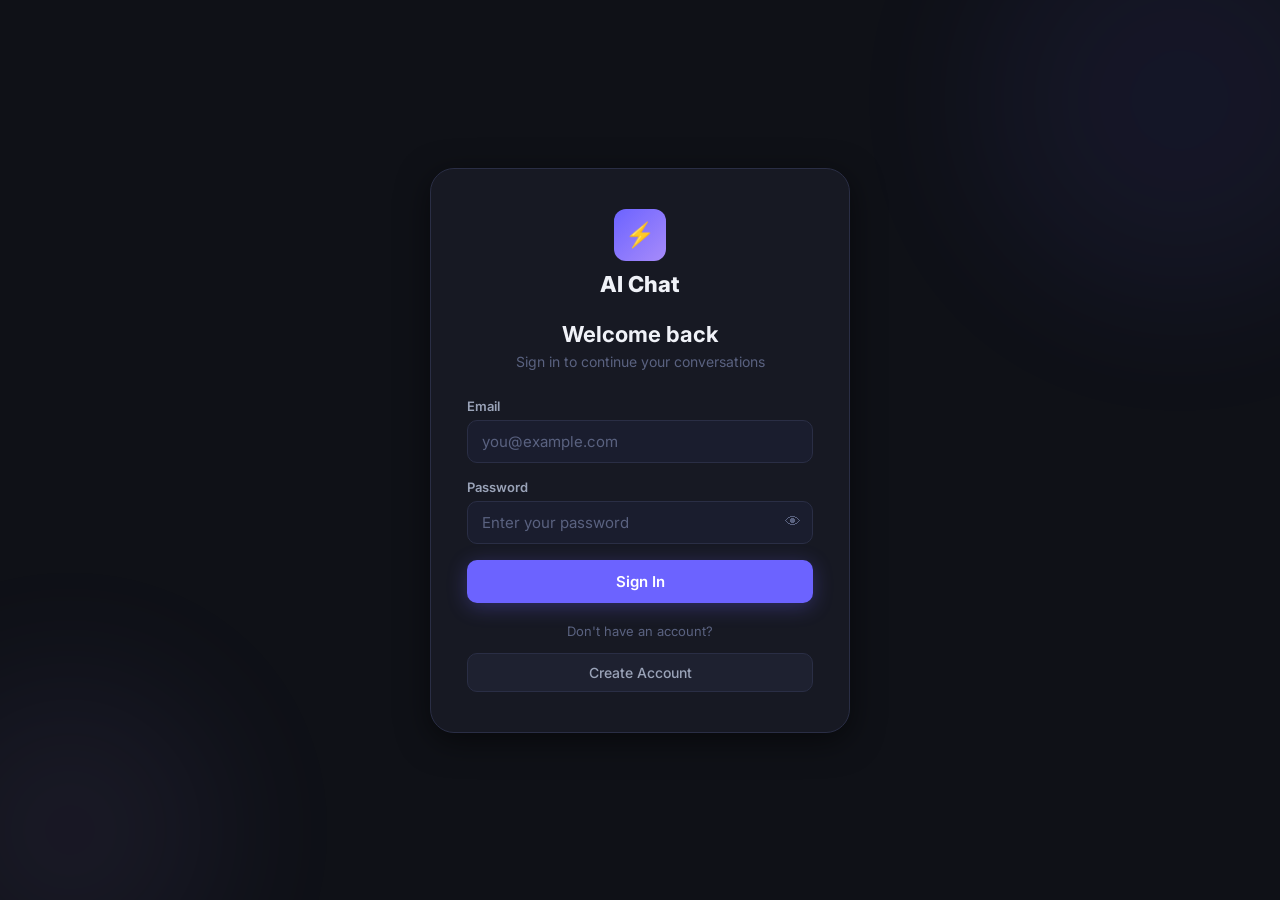
<file: frontend/templates/login.html>
<!DOCTYPE html>
<html lang="en">
<head>
<meta charset="UTF-8"/>
<meta name="viewport" content="width=device-width, initial-scale=1.0"/>
<title>Sign In — AI Chat</title>
<link href="https://fonts.googleapis.com/css2?family=Inter:wght@400;500;600;700&display=swap" rel="stylesheet"/>
<style>
*{box-sizing:border-box;margin:0;padding:0}
body{font-family:'Inter',sans-serif;background:#0f1117;color:#f0f2f8;min-height:100vh;display:flex;align-items:center;justify-content:center}
.auth-container{width:100%;min-height:100vh;display:flex;align-items:center;justify-content:center;padding:24px;position:relative;overflow:hidden}
.auth-card{background:#171923;border:1px solid #2a2e45;border-radius:24px;padding:40px 36px;width:100%;max-width:420px;position:relative;z-index:1;box-shadow:0 8px 32px rgba(0,0,0,0.5)}
.auth-logo{display:flex;flex-direction:column;align-items:center;margin-bottom:24px;gap:10px}
.logo-icon{width:52px;height:52px;background:linear-gradient(135deg,#6c63ff,#a78bfa);border-radius:12px;display:flex;align-items:center;justify-content:center;font-size:24px}
.auth-brand{font-size:22px;font-weight:800;color:#f0f2f8}
.auth-title{font-size:22px;font-weight:700;text-align:center;margin-bottom:6px;color:#f0f2f8}
.auth-subtitle{font-size:14px;color:#5a6280;text-align:center;margin-bottom:28px}
.auth-error{background:rgba(248,113,113,0.1);border:1px solid rgba(248,113,113,0.3);border-radius:10px;padding:11px 14px;margin-bottom:16px;display:flex;align-items:center;gap:8px;font-size:13px;color:#f87171}
.auth-form{display:flex;flex-direction:column;gap:16px;margin-bottom:20px}
.form-group{display:flex;flex-direction:column;gap:6px}
.form-label{font-size:13px;font-weight:600;color:#9aa3b8}
.form-input{background:#1a1d2e;border:1.5px solid #2a2e45;border-radius:10px;color:#f0f2f8;font-size:15px;font-family:inherit;padding:11px 14px;outline:none;width:100%;transition:border-color 0.18s,box-shadow 0.18s}
.form-input:focus{border-color:#6c63ff;box-shadow:0 0 0 3px rgba(108,99,255,0.25)}
.form-input::placeholder{color:#5a6280}
.input-with-toggle{position:relative}
.input-with-toggle .form-input{padding-right:44px}
.password-toggle{position:absolute;right:12px;top:50%;transform:translateY(-50%);background:none;border:none;color:#5a6280;cursor:pointer;font-size:16px}
.btn-primary{background:#6c63ff;color:white;border:none;border-radius:10px;padding:12px 20px;font-size:15px;font-weight:600;font-family:inherit;cursor:pointer;display:flex;align-items:center;justify-content:center;gap:8px;width:100%;transition:background 0.18s,transform 0.18s;box-shadow:0 4px 20px rgba(108,99,255,0.3)}
.btn-primary:hover:not(:disabled){background:#5a52e0;transform:translateY(-1px)}
.btn-primary:disabled{opacity:0.6;cursor:not-allowed}
.btn-secondary{padding:10px 20px;background:#1e2130;color:#9aa3b8;border:1px solid #2a2e45;border-radius:10px;font-size:14px;font-weight:500;font-family:inherit;text-decoration:none;display:flex;align-items:center;justify-content:center;width:100%;transition:background 0.18s}
.btn-secondary:hover{background:#252840;color:#f0f2f8}
.spinner-ring{width:18px;height:18px;border:2.5px solid rgba(255,255,255,0.3);border-top-color:white;border-radius:50%;animation:spin 0.7s linear infinite;display:block}
@keyframes spin{to{transform:rotate(360deg)}}
.btn-spinner{display:inline-flex}
.auth-divider{text-align:center;margin:18px 0 14px;font-size:13px;color:#5a6280}
.orb{position:fixed;border-radius:50%;filter:blur(80px);opacity:0.07;pointer-events:none}
.orb1{width:400px;height:400px;background:#6c63ff;top:-100px;right:-100px}
.orb2{width:300px;height:300px;background:#a78bfa;bottom:-80px;left:-80px}
</style>
</head>
<body>
<div class="auth-container">
  <div class="orb orb1"></div>
  <div class="orb orb2"></div>
  <div class="auth-card">
    <div class="auth-logo">
      <div class="logo-icon">⚡</div>
      <h1 class="auth-brand">AI Chat</h1>
    </div>
    <h2 class="auth-title">Welcome back</h2>
    <p class="auth-subtitle">Sign in to continue your conversations</p>
    <div class="auth-error" id="authError" style="display:none">
      <span>⚠</span><span id="authErrorText">Invalid email or password</span>
    </div>
    <div class="auth-form">
      <div class="form-group">
        <label class="form-label">Email</label>
        <input type="email" id="email" class="form-input" placeholder="you@example.com" autocomplete="email"/>
      </div>
      <div class="form-group">
        <label class="form-label">Password</label>
        <div class="input-with-toggle">
          <input type="password" id="password" class="form-input" placeholder="Enter your password" autocomplete="current-password"/>
          <button type="button" class="password-toggle" id="pwToggle">👁</button>
        </div>
      </div>
      <button class="btn-primary" id="loginBtn">
        <span id="loginBtnText">Sign In</span>
        <span class="btn-spinner" id="loginSpinner" style="display:none"><span class="spinner-ring"></span></span>
      </button>
    </div>
    <div class="auth-divider">Don't have an account?</div>
    <a href="http://127.0.0.1:8003/signup" class="btn-secondary">Create Account</a>
  </div>
</div>
<script>
const API_BASE = "http://127.0.0.1:8003/api";
if(localStorage.getItem("token")) window.location.href="http://127.0.0.1:8003/";
document.getElementById("pwToggle").onclick=()=>{
  const p=document.getElementById("password");
  p.type=p.type==="password"?"text":"password";
};
document.getElementById("password").addEventListener("keydown",e=>{if(e.key==="Enter")handleLogin();});
document.getElementById("email").addEventListener("keydown",e=>{if(e.key==="Enter")handleLogin();});
document.getElementById("loginBtn").onclick=handleLogin;
async function handleLogin(){
  const email=document.getElementById("email").value.trim();
  const password=document.getElementById("password").value;
  if(!email||!password){showErr("Please fill in all fields");return;}
  document.getElementById("loginBtnText").style.display="none";
  document.getElementById("loginSpinner").style.display="inline-flex";
  document.getElementById("loginBtn").disabled=true;
  document.getElementById("authError").style.display="none";
  try{
    const r=await fetch(`${API_BASE}/auth/login`,{
      method:"POST",
      headers:{"Content-Type":"application/json"},
      body:JSON.stringify({email,password})
    });
    const d=await r.json();
    if(!r.ok) throw new Error(d.detail||"Login failed");
    localStorage.setItem("token",d.access_token);
    localStorage.setItem("user_id",d.user_id);
    localStorage.setItem("username",d.username);
    localStorage.setItem("email",d.email);
    window.location.href="http://127.0.0.1:8003/";
  }catch(err){
    showErr(err.message);
    document.getElementById("loginBtnText").style.display="inline";
    document.getElementById("loginSpinner").style.display="none";
    document.getElementById("loginBtn").disabled=false;
  }
}
function showErr(msg){
  document.getElementById("authErrorText").textContent=msg;
  document.getElementById("authError").style.display="flex";
}
</script>
</body>
</html>
</file>
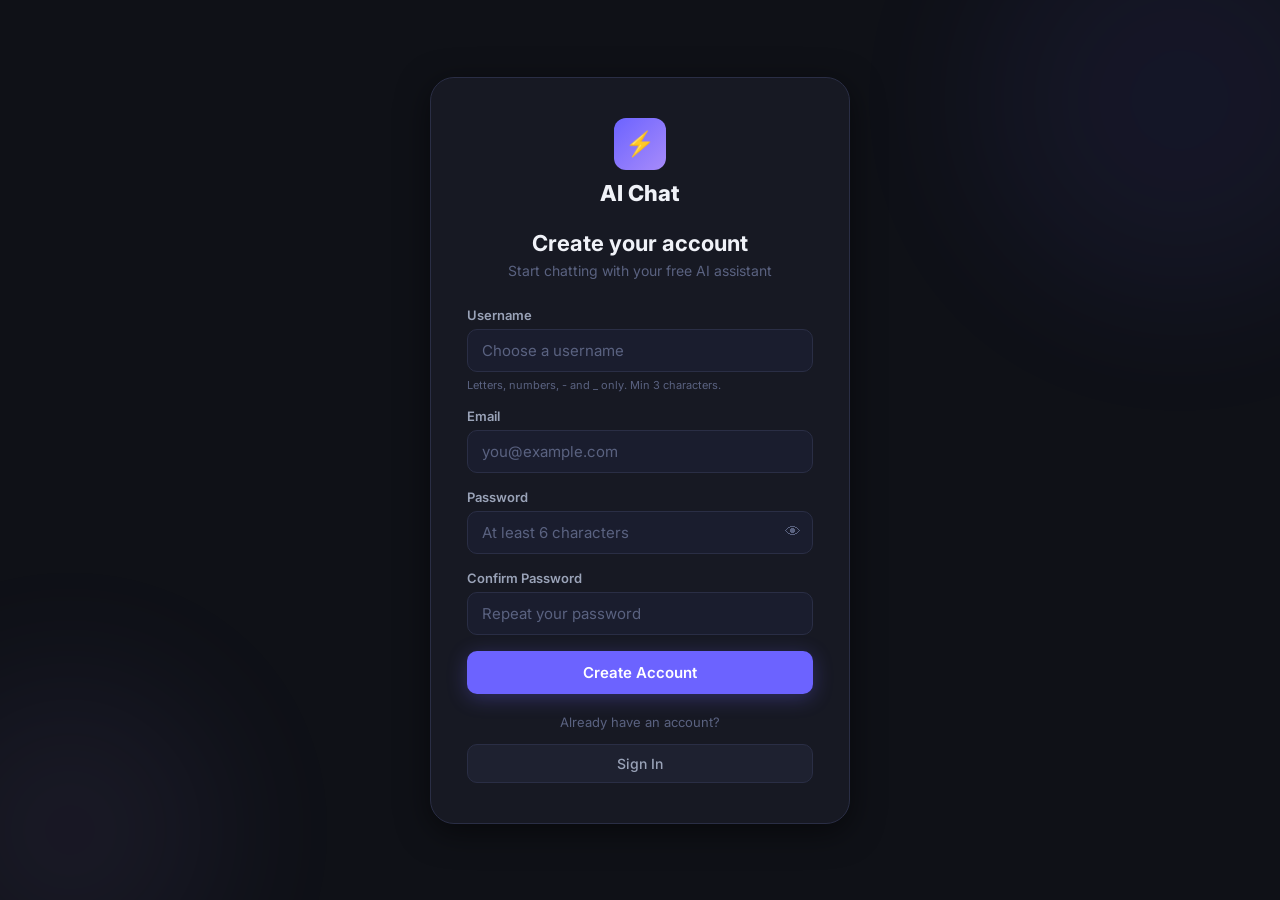
<file: frontend/templates/signup.html>
<!DOCTYPE html>
<html lang="en">
<head>
<meta charset="UTF-8"/>
<meta name="viewport" content="width=device-width, initial-scale=1.0"/>
<title>Create Account — AI Chat</title>
<link href="https://fonts.googleapis.com/css2?family=Inter:wght@400;500;600;700&display=swap" rel="stylesheet"/>
<style>
*{box-sizing:border-box;margin:0;padding:0}
body{font-family:'Inter',sans-serif;background:#0f1117;color:#f0f2f8;min-height:100vh;display:flex;align-items:center;justify-content:center}
.auth-container{width:100%;min-height:100vh;display:flex;align-items:center;justify-content:center;padding:24px;position:relative;overflow:hidden}
.auth-card{background:#171923;border:1px solid #2a2e45;border-radius:24px;padding:40px 36px;width:100%;max-width:420px;position:relative;z-index:1;box-shadow:0 8px 32px rgba(0,0,0,0.5)}
.auth-logo{display:flex;flex-direction:column;align-items:center;margin-bottom:24px;gap:10px}
.logo-icon{width:52px;height:52px;background:linear-gradient(135deg,#6c63ff,#a78bfa);border-radius:12px;display:flex;align-items:center;justify-content:center;font-size:24px}
.auth-brand{font-size:22px;font-weight:800;color:#f0f2f8}
.auth-title{font-size:22px;font-weight:700;text-align:center;margin-bottom:6px;color:#f0f2f8}
.auth-subtitle{font-size:14px;color:#5a6280;text-align:center;margin-bottom:28px}
.auth-error{background:rgba(248,113,113,0.1);border:1px solid rgba(248,113,113,0.3);border-radius:10px;padding:11px 14px;margin-bottom:16px;display:flex;align-items:center;gap:8px;font-size:13px;color:#f87171}
.auth-form{display:flex;flex-direction:column;gap:16px;margin-bottom:20px}
.form-group{display:flex;flex-direction:column;gap:6px}
.form-label{font-size:13px;font-weight:600;color:#9aa3b8}
.form-input{background:#1a1d2e;border:1.5px solid #2a2e45;border-radius:10px;color:#f0f2f8;font-size:15px;font-family:inherit;padding:11px 14px;outline:none;width:100%;transition:border-color 0.18s,box-shadow 0.18s}
.form-input:focus{border-color:#6c63ff;box-shadow:0 0 0 3px rgba(108,99,255,0.25)}
.form-input::placeholder{color:#5a6280}
.form-hint{font-size:11px;color:#5a6280}
.input-with-toggle{position:relative}
.input-with-toggle .form-input{padding-right:44px}
.password-toggle{position:absolute;right:12px;top:50%;transform:translateY(-50%);background:none;border:none;color:#5a6280;cursor:pointer;font-size:16px}
.btn-primary{background:#6c63ff;color:white;border:none;border-radius:10px;padding:12px 20px;font-size:15px;font-weight:600;font-family:inherit;cursor:pointer;display:flex;align-items:center;justify-content:center;gap:8px;width:100%;transition:background 0.18s,transform 0.18s;box-shadow:0 4px 20px rgba(108,99,255,0.3)}
.btn-primary:hover:not(:disabled){background:#5a52e0;transform:translateY(-1px)}
.btn-primary:disabled{opacity:0.6;cursor:not-allowed}
.btn-secondary{padding:10px 20px;background:#1e2130;color:#9aa3b8;border:1px solid #2a2e45;border-radius:10px;font-size:14px;font-weight:500;font-family:inherit;text-decoration:none;display:flex;align-items:center;justify-content:center;width:100%;transition:background 0.18s}
.btn-secondary:hover{background:#252840;color:#f0f2f8}
.spinner-ring{width:18px;height:18px;border:2.5px solid rgba(255,255,255,0.3);border-top-color:white;border-radius:50%;animation:spin 0.7s linear infinite;display:block}
@keyframes spin{to{transform:rotate(360deg)}}
.btn-spinner{display:inline-flex}
.auth-divider{text-align:center;margin:18px 0 14px;font-size:13px;color:#5a6280}
.orb{position:fixed;border-radius:50%;filter:blur(80px);opacity:0.07;pointer-events:none}
.orb1{width:400px;height:400px;background:#6c63ff;top:-100px;right:-100px}
.orb2{width:300px;height:300px;background:#a78bfa;bottom:-80px;left:-80px}
</style>
</head>
<body>
<div class="auth-container">
  <div class="orb orb1"></div>
  <div class="orb orb2"></div>
  <div class="auth-card">
    <div class="auth-logo">
      <div class="logo-icon">⚡</div>
      <h1 class="auth-brand">AI Chat</h1>
    </div>
    <h2 class="auth-title">Create your account</h2>
    <p class="auth-subtitle">Start chatting with your free AI assistant</p>
    <div class="auth-error" id="authError" style="display:none">
      <span>⚠</span><span id="authErrorText">Something went wrong</span>
    </div>
    <div class="auth-form">
      <div class="form-group">
        <label class="form-label">Username</label>
        <input type="text" id="username" class="form-input" placeholder="Choose a username" maxlength="50"/>
        <span class="form-hint">Letters, numbers, - and _ only. Min 3 characters.</span>
      </div>
      <div class="form-group">
        <label class="form-label">Email</label>
        <input type="email" id="email" class="form-input" placeholder="you@example.com"/>
      </div>
      <div class="form-group">
        <label class="form-label">Password</label>
        <div class="input-with-toggle">
          <input type="password" id="password" class="form-input" placeholder="At least 6 characters"/>
          <button type="button" class="password-toggle" id="pwToggle">👁</button>
        </div>
      </div>
      <div class="form-group">
        <label class="form-label">Confirm Password</label>
        <input type="password" id="confirmPassword" class="form-input" placeholder="Repeat your password"/>
      </div>
      <button class="btn-primary" id="signupBtn">
        <span id="signupBtnText">Create Account</span>
        <span class="btn-spinner" id="signupSpinner" style="display:none"><span class="spinner-ring"></span></span>
      </button>
    </div>
    <div class="auth-divider">Already have an account?</div>
    <a href="http://127.0.0.1:8002/login" class="btn-secondary">Sign In</a>
  </div>
</div>
<script>
const API_BASE = "http://127.0.0.1:8002/api";
if(localStorage.getItem("token")) window.location.href="http://127.0.0.1:8002/";
document.getElementById("pwToggle").onclick=()=>{
  const p=document.getElementById("password");
  p.type=p.type==="password"?"text":"password";
};
document.getElementById("confirmPassword").addEventListener("keydown",e=>{if(e.key==="Enter")handleSignup();});
document.getElementById("signupBtn").onclick=handleSignup;
async function handleSignup(){
  const username=document.getElementById("username").value.trim();
  const email=document.getElementById("email").value.trim();
  const password=document.getElementById("password").value;
  const confirm=document.getElementById("confirmPassword").value;
  if(!username||!email||!password||!confirm){showErr("Please fill in all fields");return;}
  if(username.length<3){showErr("Username must be at least 3 characters");return;}
  if(password.length<6){showErr("Password must be at least 6 characters");return;}
  if(password!==confirm){showErr("Passwords do not match");return;}
  document.getElementById("signupBtnText").style.display="none";
  document.getElementById("signupSpinner").style.display="inline-flex";
  document.getElementById("signupBtn").disabled=true;
  document.getElementById("authError").style.display="none";
  try{
    const r=await fetch(`${API_BASE}/auth/signup`,{
      method:"POST",
      headers:{"Content-Type":"application/json"},
      body:JSON.stringify({username,email,password})
    });
    const d=await r.json();
    if(!r.ok) throw new Error(d.detail||"Signup failed");
    localStorage.setItem("token",d.access_token);
    localStorage.setItem("user_id",d.user_id);
    localStorage.setItem("username",d.username);
    localStorage.setItem("email",d.email);
    window.location.href="http://127.0.0.1:8002/";
  }catch(err){
    showErr(err.message);
    document.getElementById("signupBtnText").style.display="inline";
    document.getElementById("signupSpinner").style.display="none";
    document.getElementById("signupBtn").disabled=false;
  }
}
function showErr(msg){
  document.getElementById("authErrorText").textContent=msg;
  document.getElementById("authError").style.display="flex";
}
</script>
</body>
</html>
</file>
